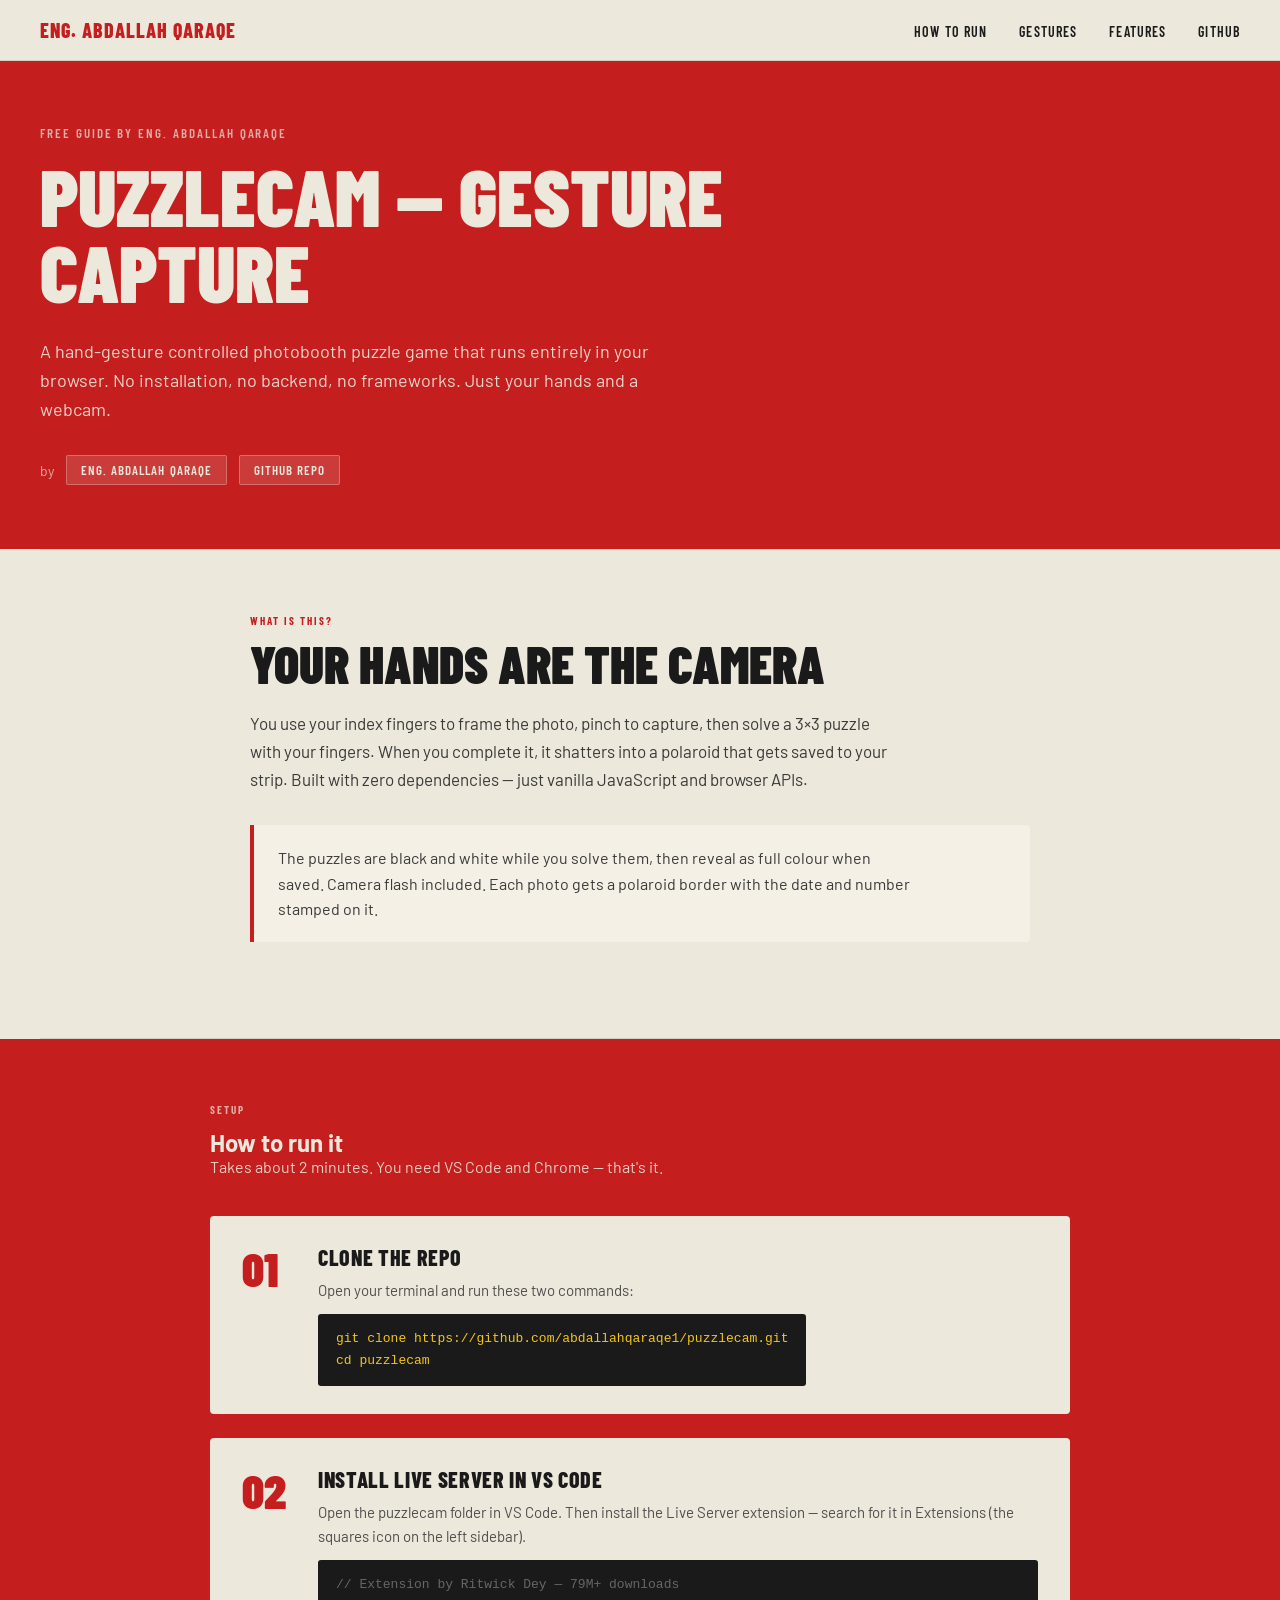
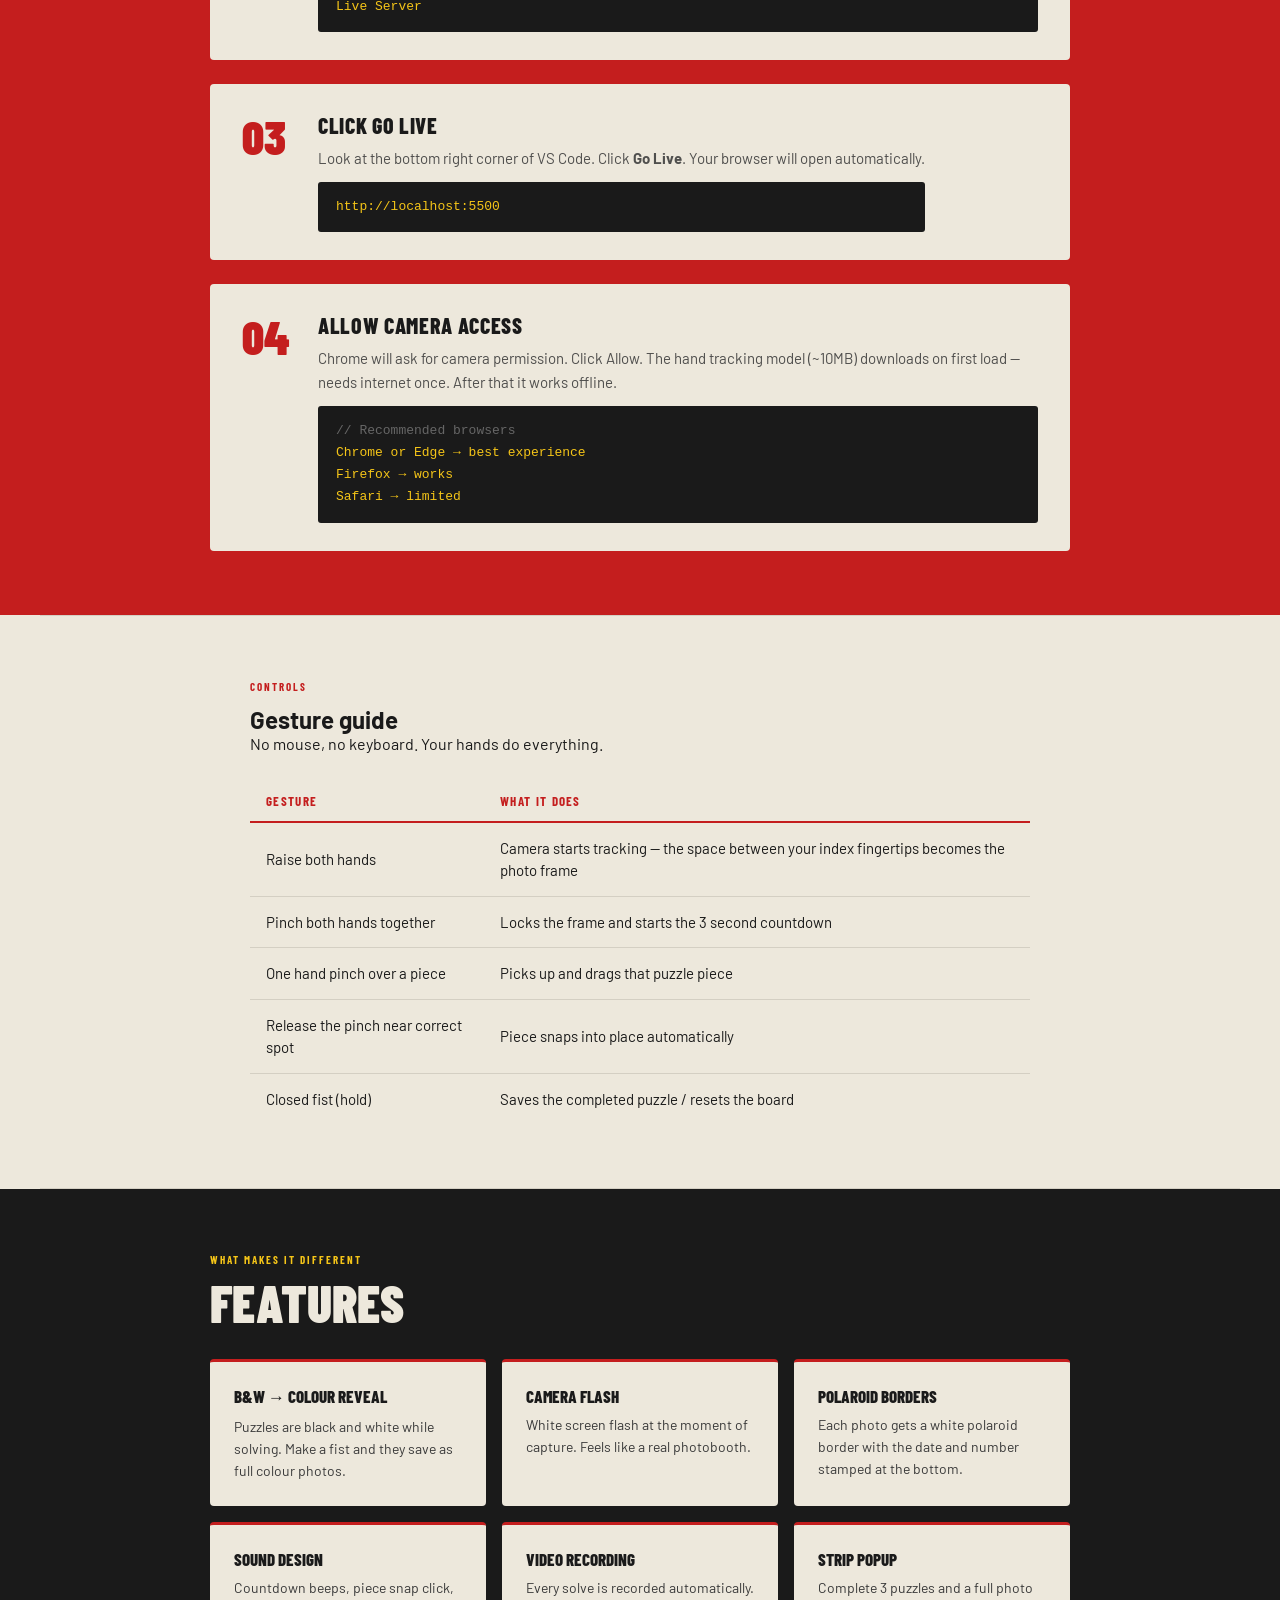
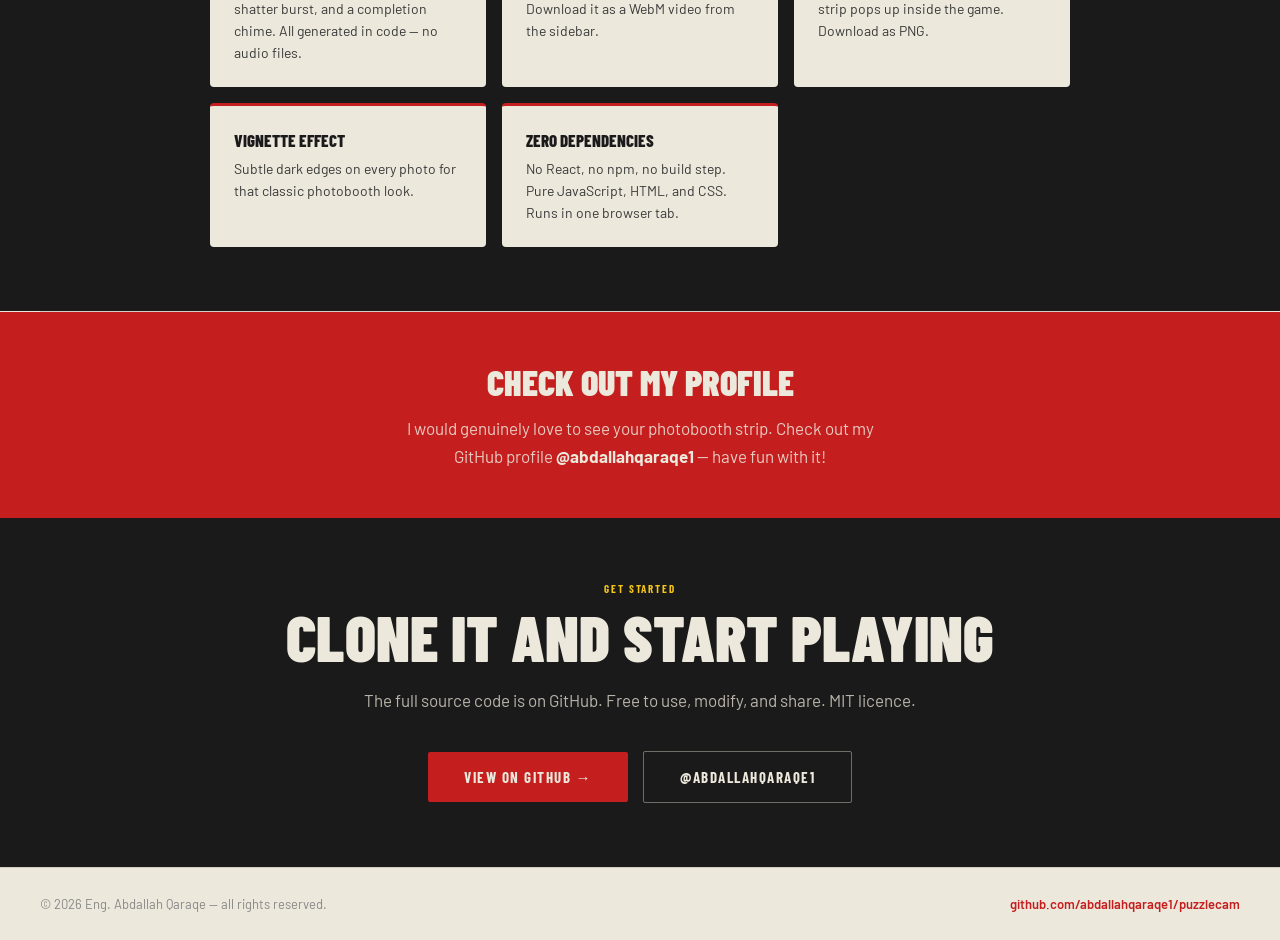
<file: guide.html>
<!DOCTYPE html>
<html lang="en">
<head>
<meta charset="UTF-8" />
<meta name="viewport" content="width=device-width, initial-scale=1.0" />
<title>PuzzleCam Guide — Eng. Abdallah Qaraqe</title>
<link href="https://fonts.googleapis.com/css2?family=Barlow+Condensed:wght@400;600;700;800;900&family=Barlow:wght@400;500;600&display=swap" rel="stylesheet" />
<style>
* { margin: 0; padding: 0; box-sizing: border-box; }

body {
  background: #EDE8DC;
  font-family: 'Barlow', sans-serif;
  color: #1a1a1a;
}

nav {
  background: #EDE8DC;
  border-bottom: 1px solid #d4cfc3;
  padding: 18px 40px;
  display: flex;
  align-items: center;
  justify-content: space-between;
}

.nav-brand {
  font-family: 'Barlow Condensed', sans-serif;
  font-weight: 800;
  font-size: 20px;
  letter-spacing: 0.05em;
  color: #C41E1E;
  text-transform: uppercase;
}

.nav-links {
  display: flex;
  gap: 32px;
  list-style: none;
}

.nav-links a {
  font-family: 'Barlow Condensed', sans-serif;
  font-weight: 600;
  font-size: 14px;
  letter-spacing: 0.08em;
  text-transform: uppercase;
  color: #1a1a1a;
  text-decoration: none;
}

.nav-links a:hover { color: #C41E1E; }

.hero {
  background: #C41E1E;
  padding: 64px 40px;
  color: #EDE8DC;
}

.hero-label {
  font-family: 'Barlow Condensed', sans-serif;
  font-size: 13px;
  font-weight: 600;
  letter-spacing: 0.15em;
  text-transform: uppercase;
  color: #EDE8DC;
  opacity: 0.7;
  margin-bottom: 16px;
}

.hero h1 {
  font-family: 'Barlow Condensed', sans-serif;
  font-weight: 900;
  font-size: clamp(48px, 8vw, 80px);
  line-height: 0.95;
  text-transform: uppercase;
  color: #EDE8DC;
  max-width: 800px;
  margin-bottom: 28px;
}

.hero p {
  font-size: 18px;
  line-height: 1.6;
  max-width: 620px;
  color: #EDE8DC;
  opacity: 0.9;
}

.by-line {
  margin-top: 32px;
  display: flex;
  align-items: center;
  gap: 12px;
  flex-wrap: wrap;
}

.by-line span {
  font-size: 14px;
  opacity: 0.7;
}

.tag {
  display: inline-flex;
  align-items: center;
  gap: 6px;
  background: rgba(237,232,220,0.15);
  border: 1px solid rgba(237,232,220,0.3);
  color: #EDE8DC;
  font-family: 'Barlow Condensed', sans-serif;
  font-weight: 600;
  font-size: 13px;
  letter-spacing: 0.08em;
  text-transform: uppercase;
  padding: 6px 14px;
  border-radius: 2px;
  text-decoration: none;
}

.tag:hover { background: rgba(237,232,220,0.25); }

.section {
  padding: 64px 40px;
  max-width: 860px;
  margin: 0 auto;
}

.section-label {
  font-family: 'Barlow Condensed', sans-serif;
  font-size: 11px;
  font-weight: 700;
  letter-spacing: 0.18em;
  text-transform: uppercase;
  color: #C41E1E;
  margin-bottom: 12px;
}

.section h2 {
  font-family: 'Barlow Condensed', sans-serif;
  font-weight: 900;
  font-size: clamp(32px, 5vw, 52px);
  text-transform: uppercase;
  line-height: 0.95;
  margin-bottom: 20px;
}

.section p {
  font-size: 17px;
  line-height: 1.65;
  color: #3a3a3a;
  max-width: 640px;
}

.callout {
  background: #f5f0e6;
  border-left: 4px solid #C41E1E;
  padding: 20px 24px;
  margin: 32px 0;
  border-radius: 0 4px 4px 0;
}

.callout p {
  font-size: 16px;
  color: #3a3a3a;
  line-height: 1.6;
}

.divider { border: none; border-top: 1px solid #d4cfc3; margin: 0 40px; }

.red-section {
  background: #C41E1E;
  padding: 64px 40px;
}

.red-section .section-label { color: #EDE8DC; opacity: 0.7; }
.red-section h2 { color: #EDE8DC; }
.red-section p { color: #EDE8DC; opacity: 0.88; }

.steps {
  margin-top: 40px;
  display: flex;
  flex-direction: column;
  gap: 24px;
  max-width: 860px;
  margin-left: auto;
  margin-right: auto;
}

.step-card {
  background: #EDE8DC;
  padding: 28px 32px;
  border-radius: 4px;
  display: flex;
  gap: 24px;
  align-items: flex-start;
}

.step-number {
  font-family: 'Barlow Condensed', sans-serif;
  font-weight: 900;
  font-size: 48px;
  color: #C41E1E;
  line-height: 1;
  flex-shrink: 0;
  width: 52px;
}

.step-content h3 {
  font-family: 'Barlow Condensed', sans-serif;
  font-weight: 800;
  font-size: 22px;
  text-transform: uppercase;
  letter-spacing: 0.03em;
  margin-bottom: 8px;
}

.step-content p {
  font-size: 15px;
  line-height: 1.6;
  color: #3a3a3a;
  margin-bottom: 12px;
}

.code-block {
  background: #1a1a1a;
  color: #f5c518;
  font-family: 'Courier New', monospace;
  font-size: 13px;
  padding: 14px 18px;
  border-radius: 3px;
  line-height: 1.7;
  overflow-x: auto;
  margin-top: 10px;
}

.code-block .comment { color: #666; }

.gestures-section {
  padding: 64px 40px;
  max-width: 860px;
  margin: 0 auto;
}

.gesture-table {
  width: 100%;
  border-collapse: collapse;
  margin-top: 28px;
}

.gesture-table th {
  font-family: 'Barlow Condensed', sans-serif;
  font-weight: 700;
  font-size: 13px;
  letter-spacing: 0.1em;
  text-transform: uppercase;
  color: #C41E1E;
  text-align: left;
  padding: 12px 16px;
  border-bottom: 2px solid #C41E1E;
}

.gesture-table td {
  font-size: 15px;
  padding: 14px 16px;
  border-bottom: 1px solid #d4cfc3;
  color: #1a1a1a;
  line-height: 1.5;
}

.gesture-table tr:last-child td { border-bottom: none; }
.gesture-table tr:hover td { background: rgba(196,30,30,0.04); }

.features-grid {
  display: grid;
  grid-template-columns: repeat(auto-fit, minmax(240px, 1fr));
  gap: 16px;
  margin-top: 32px;
  max-width: 860px;
  margin-left: auto;
  margin-right: auto;
}

.feature-card {
  background: #EDE8DC;
  padding: 24px;
  border-radius: 4px;
  border-top: 3px solid #C41E1E;
}

.feature-card h4 {
  font-family: 'Barlow Condensed', sans-serif;
  font-weight: 800;
  font-size: 17px;
  text-transform: uppercase;
  margin-bottom: 8px;
}

.feature-card p {
  font-size: 14px;
  color: #3a3a3a;
  line-height: 1.55;
}

.cta-section {
  background: #1a1a1a;
  padding: 64px 40px;
  text-align: center;
}

.cta-section .section-label { color: #f5c518; }

.cta-section h2 {
  font-family: 'Barlow Condensed', sans-serif;
  font-weight: 900;
  font-size: clamp(36px, 6vw, 64px);
  text-transform: uppercase;
  color: #EDE8DC;
  line-height: 0.95;
  margin-bottom: 20px;
}

.cta-section p {
  font-size: 17px;
  color: rgba(237,232,220,0.75);
  max-width: 560px;
  margin: 0 auto 36px;
  line-height: 1.6;
}

.btn {
  display: inline-block;
  font-family: 'Barlow Condensed', sans-serif;
  font-weight: 700;
  font-size: 15px;
  letter-spacing: 0.1em;
  text-transform: uppercase;
  padding: 16px 36px;
  border-radius: 2px;
  text-decoration: none;
  cursor: pointer;
  transition: opacity 0.15s;
}

.btn:hover { opacity: 0.88; }

.btn-red { background: #C41E1E; color: #EDE8DC; }
.btn-outline { background: transparent; color: #EDE8DC; border: 1.5px solid rgba(237,232,220,0.4); margin-left: 12px; }

.tag-me {
  background: #C41E1E;
  padding: 48px 40px;
  text-align: center;
}

.tag-me h3 {
  font-family: 'Barlow Condensed', sans-serif;
  font-weight: 900;
  font-size: 36px;
  text-transform: uppercase;
  color: #EDE8DC;
  margin-bottom: 12px;
}

.tag-me p {
  font-size: 17px;
  color: rgba(237,232,220,0.85);
  max-width: 480px;
  margin: 0 auto;
  line-height: 1.6;
}

.tag-me strong { color: #EDE8DC; }

footer {
  background: #EDE8DC;
  border-top: 1px solid #d4cfc3;
  padding: 28px 40px;
  display: flex;
  align-items: center;
  justify-content: space-between;
  flex-wrap: wrap;
  gap: 12px;
}

footer p {
  font-size: 13px;
  color: #888;
}

footer a {
  font-size: 13px;
  color: #C41E1E;
  text-decoration: none;
  font-weight: 600;
}

@media (max-width: 600px) {
  nav { padding: 16px 20px; }
  .nav-links { display: none; }
  .hero, .section, .red-section, .gestures-section, .cta-section, .tag-me { padding: 48px 20px; }
  .divider { margin: 0 20px; }
  .step-card { flex-direction: column; gap: 8px; }
  .step-number { font-size: 36px; }
  footer { padding: 24px 20px; }
  .btn-outline { margin-left: 0; margin-top: 12px; }
}
</style>
</head>
<body>

<nav>
  <div class="nav-brand">Eng. Abdallah Qaraqe</div>
  <ul class="nav-links">
    <li><a href="#how-to-run">How to run</a></li>
    <li><a href="#gestures">Gestures</a></li>
    <li><a href="#features">Features</a></li>
    <li><a href="https://github.com/abdallahqaraqe1/puzzlecam" target="_blank">GitHub</a></li>
  </ul>
</nav>

<section class="hero">
  <div class="hero-label">Free Guide by Eng. Abdallah Qaraqe</div>
  <h1>PuzzleCam — Gesture Capture</h1>
  <p>A hand-gesture controlled photobooth puzzle game that runs entirely in your browser. No installation, no backend, no frameworks. Just your hands and a webcam.</p>
  <div class="by-line">
    <span>by</span>
    <a class="tag" href="https://github.com/abdallahqaraqe1" target="_blank">Eng. Abdallah Qaraqe</a>
    <a class="tag" href="https://github.com/abdallahqaraqe1/puzzlecam" target="_blank">GitHub Repo</a>
  </div>
</section>

<hr class="divider" />

<div class="section">
  <div class="section-label">What is this?</div>
  <h2>Your hands are the camera</h2>
  <p>You use your index fingers to frame the photo, pinch to capture, then solve a 3×3 puzzle with your fingers. When you complete it, it shatters into a polaroid that gets saved to your strip. Built with zero dependencies — just vanilla JavaScript and browser APIs.</p>
  <div class="callout">
    <p>The puzzles are black and white while you solve them, then reveal as full colour when saved. Camera flash included. Each photo gets a polaroid border with the date and number stamped on it.</p>
  </div>
</div>

<hr class="divider" />

<section class="red-section" id="how-to-run">
  <div style="max-width: 860px; margin: 0 auto;">
    <div class="section-label">Setup</div>
    <h2>How to run it</h2>
    <p>Takes about 2 minutes. You need VS Code and Chrome — that's it.</p>
  </div>

  <div class="steps">

    <div class="step-card">
      <div class="step-number">01</div>
      <div class="step-content">
        <h3>Clone the repo</h3>
        <p>Open your terminal and run these two commands:</p>
        <div class="code-block">git clone https://github.com/abdallahqaraqe1/puzzlecam.git<br>cd puzzlecam</div>
      </div>
    </div>

    <div class="step-card">
      <div class="step-number">02</div>
      <div class="step-content">
        <h3>Install Live Server in VS Code</h3>
        <p>Open the puzzlecam folder in VS Code. Then install the Live Server extension — search for it in Extensions (the squares icon on the left sidebar).</p>
        <div class="code-block"><span class="comment">// Extension by Ritwick Dey — 79M+ downloads</span><br>Live Server</div>
      </div>
    </div>

    <div class="step-card">
      <div class="step-number">03</div>
      <div class="step-content">
        <h3>Click Go Live</h3>
        <p>Look at the bottom right corner of VS Code. Click <strong>Go Live</strong>. Your browser will open automatically.</p>
        <div class="code-block">http://localhost:5500</div>
      </div>
    </div>

    <div class="step-card">
      <div class="step-number">04</div>
      <div class="step-content">
        <h3>Allow camera access</h3>
        <p>Chrome will ask for camera permission. Click Allow. The hand tracking model (~10MB) downloads on first load — needs internet once. After that it works offline.</p>
        <div class="code-block"><span class="comment">// Recommended browsers</span><br>Chrome or Edge → best experience<br>Firefox → works<br>Safari → limited</div>
      </div>
    </div>

  </div>
</section>

<hr class="divider" />

<section class="gestures-section" id="gestures">
  <div class="section-label">Controls</div>
  <h2>Gesture guide</h2>
  <p>No mouse, no keyboard. Your hands do everything.</p>

  <table class="gesture-table">
    <thead>
      <tr>
        <th>Gesture</th>
        <th>What it does</th>
      </tr>
    </thead>
    <tbody>
      <tr>
        <td>Raise both hands</td>
        <td>Camera starts tracking — the space between your index fingertips becomes the photo frame</td>
      </tr>
      <tr>
        <td>Pinch both hands together</td>
        <td>Locks the frame and starts the 3 second countdown</td>
      </tr>
      <tr>
        <td>One hand pinch over a piece</td>
        <td>Picks up and drags that puzzle piece</td>
      </tr>
      <tr>
        <td>Release the pinch near correct spot</td>
        <td>Piece snaps into place automatically</td>
      </tr>
      <tr>
        <td>Closed fist (hold)</td>
        <td>Saves the completed puzzle / resets the board</td>
      </tr>
    </tbody>
  </table>
</section>

<hr class="divider" />

<section style="background: #1a1a1a; padding: 64px 40px;" id="features">
  <div style="max-width: 860px; margin: 0 auto;">
    <div class="section-label" style="color: #f5c518;">What makes it different</div>
    <h2 style="color: #EDE8DC; font-family: 'Barlow Condensed', sans-serif; font-weight: 900; font-size: clamp(32px, 5vw, 52px); text-transform: uppercase; line-height: 0.95; margin-bottom: 8px;">Features</h2>
  </div>
  <div class="features-grid">
    <div class="feature-card">
      <h4>B&W → Colour reveal</h4>
      <p>Puzzles are black and white while solving. Make a fist and they save as full colour photos.</p>
    </div>
    <div class="feature-card">
      <h4>Camera flash</h4>
      <p>White screen flash at the moment of capture. Feels like a real photobooth.</p>
    </div>
    <div class="feature-card">
      <h4>Polaroid borders</h4>
      <p>Each photo gets a white polaroid border with the date and number stamped at the bottom.</p>
    </div>
    <div class="feature-card">
      <h4>Sound design</h4>
      <p>Countdown beeps, piece snap click, shatter burst, and a completion chime. All generated in code — no audio files.</p>
    </div>
    <div class="feature-card">
      <h4>Video recording</h4>
      <p>Every solve is recorded automatically. Download it as a WebM video from the sidebar.</p>
    </div>
    <div class="feature-card">
      <h4>Strip popup</h4>
      <p>Complete 3 puzzles and a full photo strip pops up inside the game. Download as PNG.</p>
    </div>
    <div class="feature-card">
      <h4>Vignette effect</h4>
      <p>Subtle dark edges on every photo for that classic photobooth look.</p>
    </div>
    <div class="feature-card">
      <h4>Zero dependencies</h4>
      <p>No React, no npm, no build step. Pure JavaScript, HTML, and CSS. Runs in one browser tab.</p>
    </div>
  </div>
</section>

<hr class="divider" />

<section class="tag-me">
  <h3>Check out my profile</h3>
  <p>I would genuinely love to see your photobooth strip. Check out my GitHub profile <strong>@abdallahqaraqe1</strong> — have fun with it!</p>
</section>

<section class="cta-section">
  <div class="section-label">Get started</div>
  <h2>Clone it and start playing</h2>
  <p>The full source code is on GitHub. Free to use, modify, and share. MIT licence.</p>
  <div>
    <a class="btn btn-red" href="https://github.com/abdallahqaraqe1/puzzlecam" target="_blank">View on GitHub →</a>
    <a class="btn btn-outline" href="https://github.com/abdallahqaraqe1" target="_blank">@abdallahqaraqe1</a>
  </div>
</section>

<footer>
  <p>© 2026 Eng. Abdallah Qaraqe — all rights reserved.</p>
  <a href="https://github.com/abdallahqaraqe1/puzzlecam" target="_blank">github.com/abdallahqaraqe1/puzzlecam</a>
</footer>

</body>
</html>
</file>
